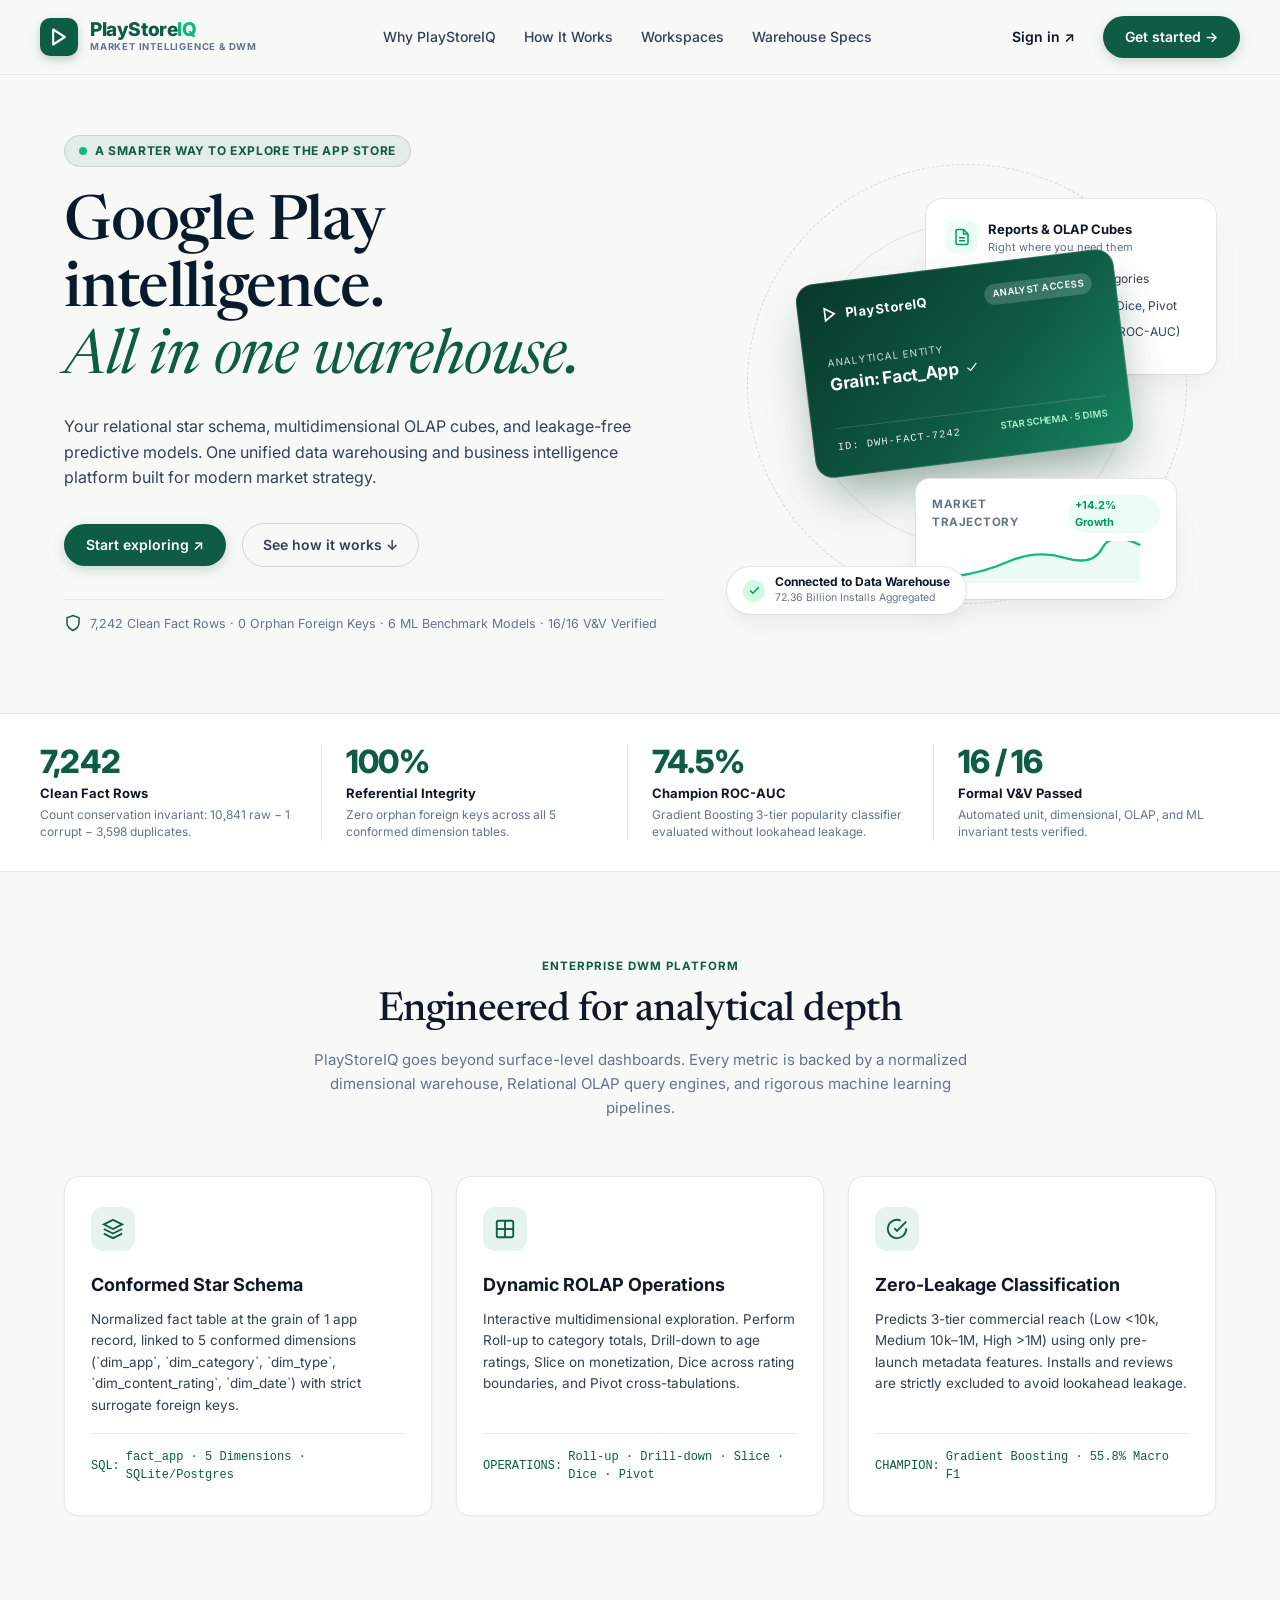
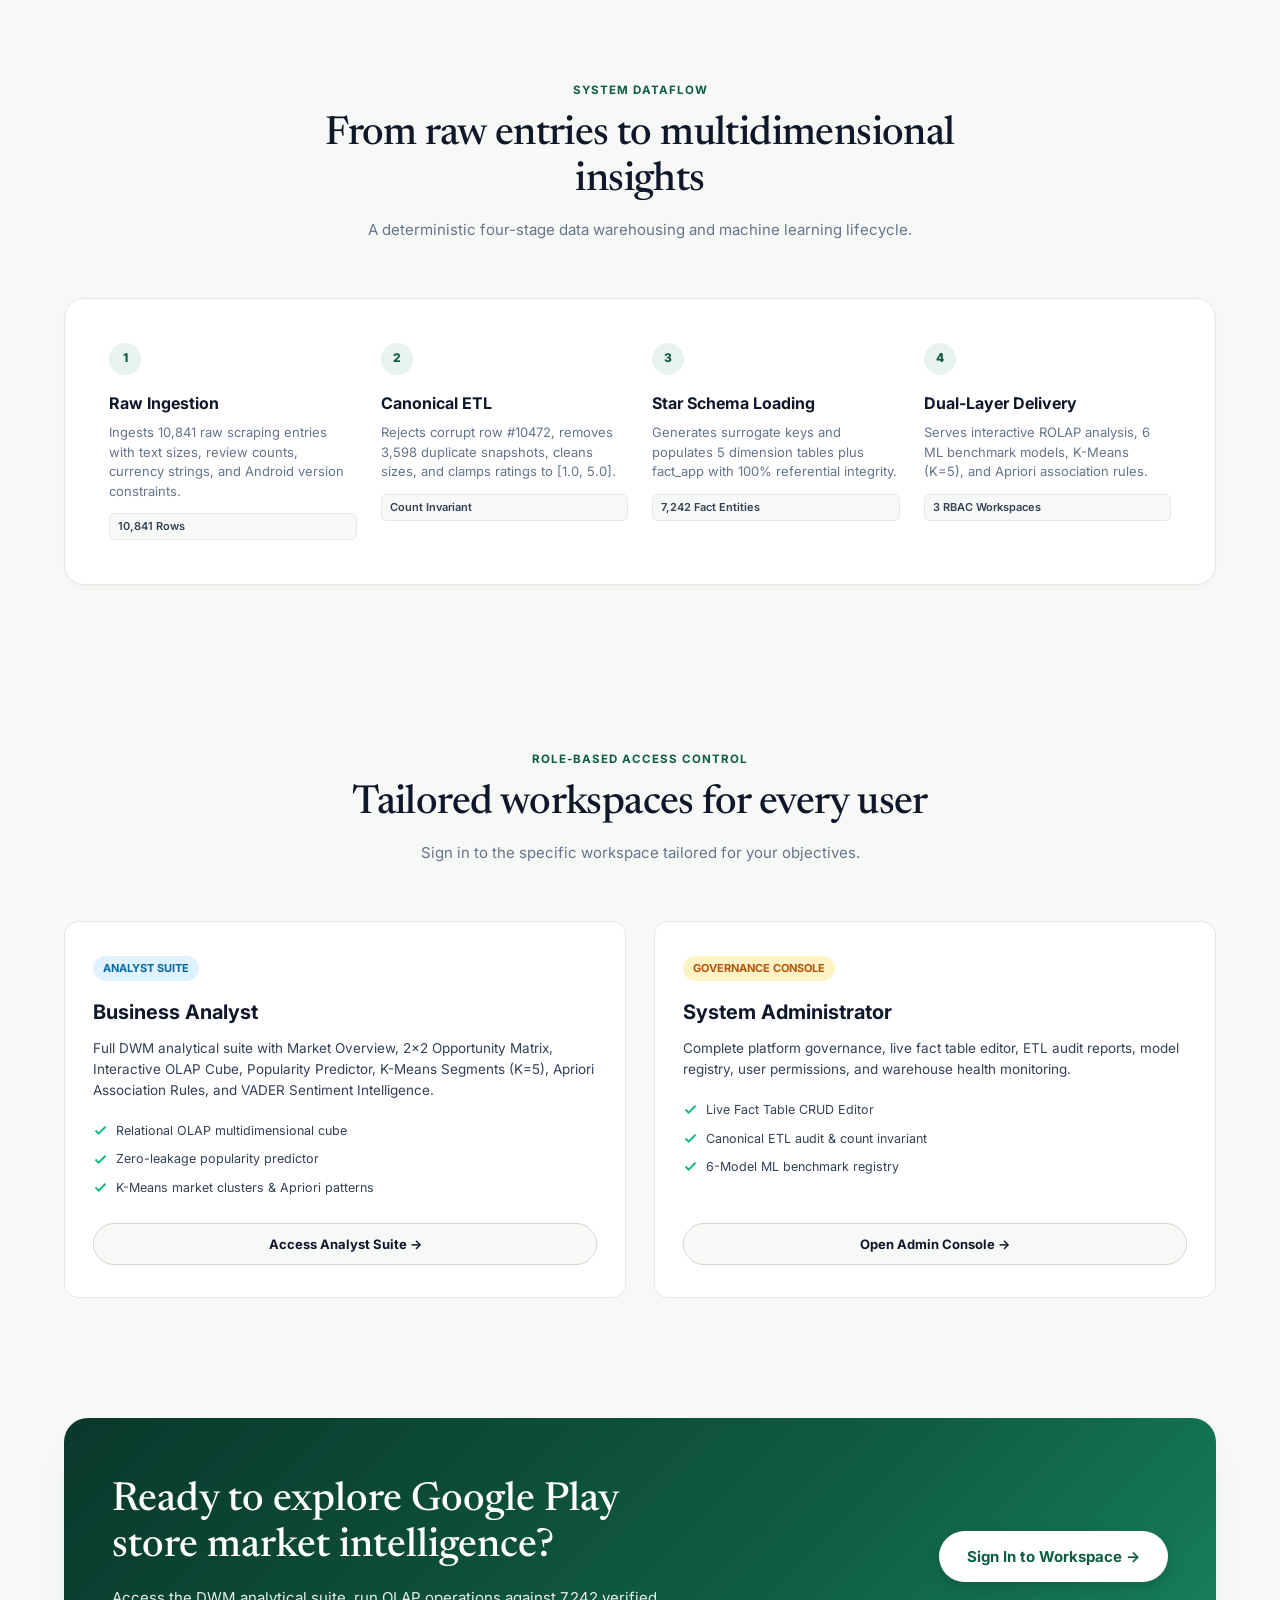
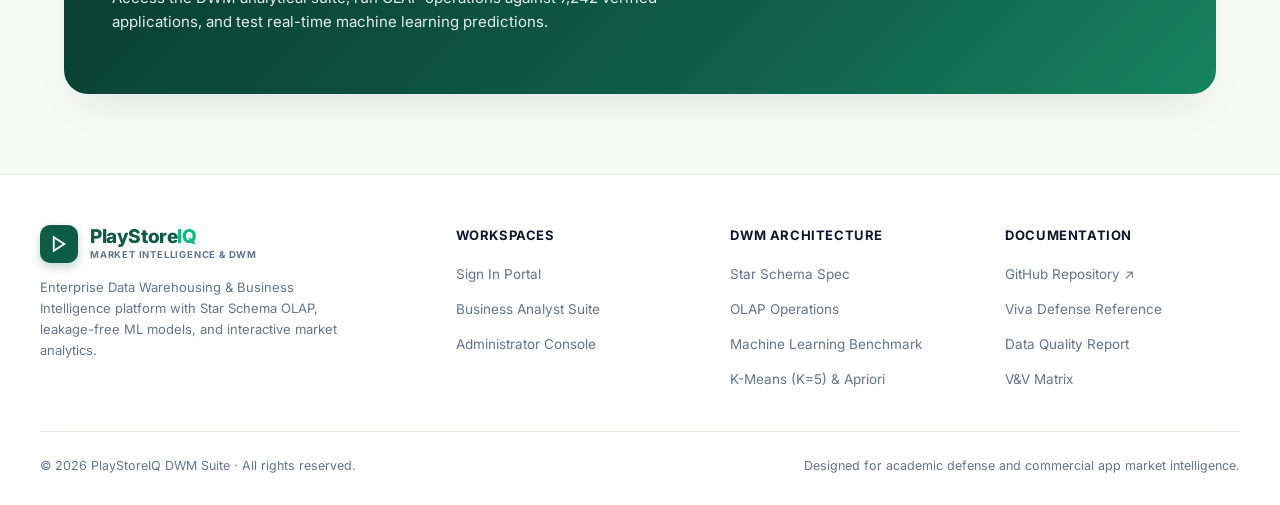
<file: frontend/index.html>
<!DOCTYPE html>
<html lang="en" data-theme="light">
<head>
  <meta charset="UTF-8" />
  <meta name="viewport" content="width=device-width, initial-scale=1.0" />
  <title>PlayStoreIQ — Google Play Store Market Intelligence &amp; DWM Suite</title>
  <meta name="description" content="Enterprise Data Warehousing & Data Mining platform for Google Play Store. Star schema ROLAP cubes, zero-leakage ML popularity classification, and real-time market analytics." />
  <link rel="preconnect" href="https://fonts.googleapis.com" />
  <link rel="preconnect" href="https://fonts.gstatic.com" crossorigin />
  <link href="https://fonts.googleapis.com/css2?family=Inter:wght@300;400;500;600;700;800&family=Newsreader:ital,opsz,wght@0,6..72,400;0,6..72,500;0,6..72,600;1,6..72,400;1,6..72,500&display=swap" rel="stylesheet" />
  <style>
    :root {
      --bg: #F7F9F6;
      --card-bg: #FFFFFF;
      --border: #E5E9E2;
      --border-dark: #D1D8CB;
      --text: #0F172A;
      --text-2: #334155;
      --text-muted: #64748B;
      --primary: #0D5C43;
      --primary-hover: #084331;
      --primary-light: #E6F3EE;
      --primary-accent: #10B981;
      --surface-elevated: #FFFFFF;
      --shadow-sm: 0 1px 3px rgba(0,0,0,0.04);
      --shadow-md: 0 4px 12px rgba(13, 92, 67, 0.06);
      --shadow-lg: 0 20px 40px -15px rgba(13, 92, 67, 0.12);
      --radius: 14px;
      --radius-sm: 8px;
      --radius-pill: 999px;
      --font: 'Inter', system-ui, -apple-system, sans-serif;
      --font-serif: 'Newsreader', Georgia, serif;
    }

    * {
      box-sizing: border-box;
      margin: 0;
      padding: 0;
    }

    body {
      background-color: var(--bg);
      color: var(--text);
      font-family: var(--font);
      line-height: 1.55;
      -webkit-font-smoothing: antialiased;
      overflow-x: hidden;
    }

    /* ─── NAVBAR ─── */
    .navbar {
      position: sticky;
      top: 0;
      z-index: 100;
      background: rgba(247, 249, 246, 0.88);
      backdrop-filter: blur(12px);
      border-bottom: 1px solid var(--border);
      padding: 16px 24px;
    }

    .nav-container {
      max-width: 1200px;
      margin: 0 auto;
      display: flex;
      align-items: center;
      justify-content: space-between;
      gap: 20px;
    }

    .brand-wrap {
      display: flex;
      align-items: center;
      gap: 12px;
      text-decoration: none;
      color: inherit;
    }

    .brand-icon-box {
      width: 38px;
      height: 38px;
      background: var(--primary);
      border-radius: 10px;
      display: flex;
      align-items: center;
      justify-content: center;
      color: #FFFFFF;
      box-shadow: 0 4px 10px rgba(13, 92, 67, 0.25);
    }

    .brand-text-col {
      display: flex;
      flex-direction: column;
    }

    .brand-title {
      font-size: 19px;
      font-weight: 800;
      color: var(--primary);
      letter-spacing: -0.4px;
      line-height: 1.15;
    }

    .brand-title span {
      color: #10B981;
    }

    .brand-subtitle {
      font-size: 9.5px;
      font-weight: 700;
      color: var(--text-muted);
      text-transform: uppercase;
      letter-spacing: 0.8px;
    }

    .nav-links {
      display: flex;
      align-items: center;
      gap: 28px;
    }

    .nav-link {
      text-decoration: none;
      color: var(--text-2);
      font-size: 14px;
      font-weight: 500;
      transition: color 0.15s ease;
    }

    .nav-link:hover {
      color: var(--primary);
    }

    .nav-actions {
      display: flex;
      align-items: center;
      gap: 14px;
    }

    .btn-link {
      text-decoration: none;
      color: var(--text);
      font-size: 14px;
      font-weight: 600;
      padding: 8px 14px;
      display: inline-flex;
      align-items: center;
      gap: 5px;
      transition: color 0.15s ease;
    }

    .btn-link:hover {
      color: var(--primary);
    }

    .btn-pill-primary {
      background: var(--primary);
      color: #FFFFFF;
      text-decoration: none;
      font-size: 14px;
      font-weight: 600;
      padding: 10px 22px;
      border-radius: var(--radius-pill);
      display: inline-flex;
      align-items: center;
      gap: 6px;
      box-shadow: 0 4px 12px rgba(13, 92, 67, 0.2);
      transition: all 0.2s ease;
    }

    .btn-pill-primary:hover {
      background: var(--primary-hover);
      transform: translateY(-1px);
      box-shadow: 0 6px 16px rgba(13, 92, 67, 0.3);
    }

    .btn-pill-outline {
      background: transparent;
      color: var(--text-2);
      border: 1px solid var(--border-dark);
      text-decoration: none;
      font-size: 14px;
      font-weight: 600;
      padding: 10px 20px;
      border-radius: var(--radius-pill);
      display: inline-flex;
      align-items: center;
      gap: 6px;
      transition: all 0.2s ease;
    }

    .btn-pill-outline:hover {
      background: #FFFFFF;
      color: var(--primary);
      border-color: var(--primary);
    }

    /* ─── HERO SECTION ─── */
    .hero-section {
      position: relative;
      padding: 60px 24px 80px;
      max-width: 1200px;
      margin: 0 auto;
    }

    .hero-grid {
      display: grid;
      grid-template-columns: 1.15fr 0.95fr;
      align-items: center;
      gap: 50px;
    }

    .hero-left {
      max-width: 600px;
    }

    .hero-pill-badge {
      display: inline-flex;
      align-items: center;
      gap: 8px;
      background: rgba(13, 92, 67, 0.08);
      color: var(--primary);
      font-size: 12px;
      font-weight: 700;
      padding: 6px 14px;
      border-radius: var(--radius-pill);
      text-transform: uppercase;
      letter-spacing: 0.6px;
      margin-bottom: 24px;
      border: 1px solid rgba(13, 92, 67, 0.15);
    }

    .pulsing-dot {
      width: 8px;
      height: 8px;
      background: #10B981;
      border-radius: 50%;
      box-shadow: 0 0 0 0 rgba(16, 185, 129, 0.7);
      animation: pulseGreen 2s infinite;
    }

    @keyframes pulseGreen {
      0% { transform: scale(0.95); box-shadow: 0 0 0 0 rgba(16, 185, 129, 0.7); }
      70% { transform: scale(1); box-shadow: 0 0 0 6px rgba(16, 185, 129, 0); }
      100% { transform: scale(0.95); box-shadow: 0 0 0 0 rgba(16, 185, 129, 0); }
    }

    .hero-title {
      font-family: var(--font-serif);
      font-size: 62px;
      line-height: 1.08;
      color: #0B192C;
      font-weight: 500;
      letter-spacing: -1.2px;
      margin-bottom: 22px;
    }

    .hero-title em {
      font-style: italic;
      font-weight: 400;
      color: var(--primary);
      display: block;
    }

    .hero-desc {
      font-size: 16px;
      line-height: 1.6;
      color: var(--text-2);
      margin-bottom: 32px;
    }

    .hero-cta-row {
      display: flex;
      align-items: center;
      gap: 16px;
      margin-bottom: 32px;
    }

    .hero-trust {
      display: flex;
      align-items: center;
      gap: 8px;
      font-size: 12.5px;
      color: var(--text-muted);
      padding-top: 14px;
      border-top: 1px solid var(--border);
    }

    .hero-trust svg {
      color: var(--primary);
      flex-shrink: 0;
    }

    /* ─── 3D FLOATING PREVIEW CONTAINER (SCREENSHOT 2 STYLE) ─── */
    .hero-preview-container {
      position: relative;
      display: flex;
      align-items: center;
      justify-content: center;
      min-height: 480px;
      perspective: 1200px;
    }

    .ambient-circles {
      position: absolute;
      width: 440px;
      height: 440px;
      border-radius: 50%;
      border: 1px dashed rgba(13, 92, 67, 0.18);
      pointer-events: none;
      top: 50%;
      left: 50%;
      transform: translate(-50%, -50%);
    }

    .ambient-circles::after {
      content: '';
      position: absolute;
      width: 320px;
      height: 320px;
      border-radius: 50%;
      border: 1px solid rgba(13, 92, 67, 0.12);
      top: 50%;
      left: 50%;
      transform: translate(-50%, -50%);
    }

    /* 3D Tilted Credit-card Pass */
    .floating-pass {
      position: relative;
      width: 320px;
      height: 195px;
      background: linear-gradient(135deg, #09382B 0%, #0F5C44 60%, #17835F 100%);
      border-radius: 18px;
      padding: 22px 24px;
      color: #FFFFFF;
      box-shadow: 0 25px 50px -12px rgba(9, 56, 43, 0.45), 0 0 0 1px rgba(255, 255, 255, 0.15) inset;
      transform: rotate(-7deg) translateY(-20px);
      transition: transform 0.4s ease;
      z-index: 3;
      display: flex;
      flex-direction: column;
      justify-content: space-between;
    }

    .floating-pass:hover {
      transform: rotate(-3deg) translateY(-28px);
    }

    .pass-top {
      display: flex;
      align-items: center;
      justify-content: space-between;
    }

    .pass-brand {
      display: flex;
      align-items: center;
      gap: 8px;
      font-size: 13px;
      font-weight: 700;
      letter-spacing: 0.5px;
    }

    .pass-chip {
      font-size: 9.5px;
      background: rgba(255, 255, 255, 0.18);
      padding: 3px 8px;
      border-radius: 999px;
      font-weight: 600;
      letter-spacing: 0.5px;
      text-transform: uppercase;
    }

    .pass-middle {
      margin: 8px 0;
    }

    .pass-user-label {
      font-size: 10px;
      opacity: 0.8;
      text-transform: uppercase;
      letter-spacing: 0.8px;
    }

    .pass-user-name {
      font-size: 17px;
      font-weight: 700;
      letter-spacing: -0.2px;
      display: flex;
      align-items: center;
      gap: 6px;
    }

    .pass-bottom {
      display: flex;
      align-items: center;
      justify-content: space-between;
      border-top: 1px solid rgba(255, 255, 255, 0.15);
      padding-top: 10px;
    }

    .pass-id {
      font-size: 10.5px;
      font-family: monospace;
      letter-spacing: 1px;
      opacity: 0.9;
    }

    .pass-grain {
      font-size: 9.5px;
      font-weight: 600;
      color: #A7F3D0;
    }

    /* Floating Reports Preview Card */
    .floating-report-card {
      position: absolute;
      top: 55px;
      right: 0;
      width: 290px;
      background: #FFFFFF;
      border-radius: 16px;
      padding: 20px;
      box-shadow: 0 15px 35px -10px rgba(0, 0, 0, 0.08), 0 0 0 1px var(--border);
      z-index: 2;
    }

    .report-card-header {
      display: flex;
      align-items: center;
      gap: 10px;
      margin-bottom: 14px;
    }

    .report-icon-box {
      width: 32px;
      height: 32px;
      border-radius: 8px;
      background: #ECFDF5;
      color: #059669;
      display: flex;
      align-items: center;
      justify-content: center;
    }

    .report-card-title {
      font-size: 13px;
      font-weight: 700;
      color: var(--text);
    }

    .report-card-sub {
      font-size: 11px;
      color: var(--text-muted);
    }

    .report-card-checklist {
      display: flex;
      flex-direction: column;
      gap: 8px;
      font-size: 12px;
      color: var(--text-2);
      margin-bottom: 12px;
    }

    .report-check-item {
      display: flex;
      align-items: center;
      gap: 8px;
    }

    .report-check-item svg {
      color: #10B981;
      flex-shrink: 0;
    }

    /* Floating Trend Card with Sparkline */
    .floating-trend-card {
      position: absolute;
      bottom: 25px;
      right: 40px;
      width: 260px;
      background: #FFFFFF;
      border-radius: 14px;
      padding: 16px;
      box-shadow: 0 15px 35px -10px rgba(0, 0, 0, 0.09), 0 0 0 1px var(--border);
      z-index: 4;
    }

    .trend-header {
      display: flex;
      align-items: center;
      justify-content: space-between;
      margin-bottom: 8px;
    }

    .trend-title {
      font-size: 11.5px;
      font-weight: 700;
      color: var(--text-muted);
      text-transform: uppercase;
      letter-spacing: 0.5px;
    }

    .trend-badge {
      font-size: 11px;
      font-weight: 700;
      color: #059669;
      background: #ECFDF5;
      padding: 2px 7px;
      border-radius: 999px;
    }

    .trend-sparkline {
      width: 100%;
      height: 42px;
      display: block;
    }

    /* Floating Status Pill */
    .floating-status-pill {
      position: absolute;
      bottom: 10px;
      left: 10px;
      background: #FFFFFF;
      border-radius: 999px;
      padding: 8px 16px;
      box-shadow: 0 10px 25px -5px rgba(0, 0, 0, 0.08), 0 0 0 1px var(--border);
      display: flex;
      align-items: center;
      gap: 10px;
      z-index: 5;
    }

    .status-check-circle {
      width: 22px;
      height: 22px;
      background: #D1FAE5;
      color: #059669;
      border-radius: 50%;
      display: flex;
      align-items: center;
      justify-content: center;
    }

    .status-pill-text {
      display: flex;
      flex-direction: column;
    }

    .status-pill-title {
      font-size: 12px;
      font-weight: 700;
      color: var(--text);
      line-height: 1.2;
    }

    .status-pill-sub {
      font-size: 10.5px;
      color: var(--text-muted);
    }

    /* ─── METRICS RIBBON ─── */
    .metrics-ribbon {
      background: #FFFFFF;
      border-top: 1px solid var(--border);
      border-bottom: 1px solid var(--border);
      padding: 30px 24px;
    }

    .metrics-container {
      max-width: 1200px;
      margin: 0 auto;
      display: grid;
      grid-template-columns: repeat(4, 1fr);
      gap: 24px;
    }

    .metric-col {
      display: flex;
      flex-direction: column;
      border-right: 1px solid var(--border);
      padding-right: 20px;
    }

    .metric-col:last-child {
      border-right: none;
    }

    .metric-val {
      font-size: 32px;
      font-weight: 800;
      color: var(--primary);
      letter-spacing: -0.8px;
      line-height: 1.1;
      margin-bottom: 4px;
    }

    .metric-name {
      font-size: 13px;
      font-weight: 700;
      color: var(--text);
      margin-bottom: 4px;
    }

    .metric-desc {
      font-size: 12px;
      color: var(--text-muted);
      line-height: 1.4;
    }

    /* ─── WHY SECTION (PILLARS) ─── */
    .section-wrap {
      padding: 80px 24px;
      max-width: 1200px;
      margin: 0 auto;
    }

    .section-header {
      text-align: center;
      max-width: 680px;
      margin: 0 auto 56px;
    }

    .section-tag {
      display: inline-block;
      font-size: 11.5px;
      font-weight: 700;
      text-transform: uppercase;
      letter-spacing: 1px;
      color: var(--primary);
      margin-bottom: 12px;
    }

    .section-title {
      font-family: var(--font-serif);
      font-size: 40px;
      line-height: 1.15;
      font-weight: 500;
      color: var(--text);
      letter-spacing: -0.6px;
      margin-bottom: 14px;
    }

    .section-desc {
      font-size: 15px;
      color: var(--text-muted);
      line-height: 1.6;
    }

    .pillars-grid {
      display: grid;
      grid-template-columns: repeat(3, 1fr);
      gap: 24px;
    }

    .pillar-card {
      background: #FFFFFF;
      border: 1px solid var(--border);
      border-radius: var(--radius);
      padding: 30px 26px;
      box-shadow: var(--shadow-sm);
      transition: all 0.2s ease;
      display: flex;
      flex-direction: column;
    }

    .pillar-card:hover {
      transform: translateY(-3px);
      box-shadow: var(--shadow-md);
      border-color: var(--border-dark);
    }

    .pillar-icon-box {
      width: 44px;
      height: 44px;
      border-radius: 12px;
      background: var(--primary-light);
      color: var(--primary);
      display: flex;
      align-items: center;
      justify-content: center;
      margin-bottom: 20px;
    }

    .pillar-card-title {
      font-size: 18px;
      font-weight: 700;
      color: var(--text);
      margin-bottom: 10px;
    }

    .pillar-card-text {
      font-size: 13.5px;
      color: var(--text-2);
      line-height: 1.6;
      margin-bottom: 16px;
      flex-grow: 1;
    }

    .pillar-specs {
      border-top: 1px solid var(--border);
      padding-top: 14px;
      font-size: 12px;
      font-family: monospace;
      color: var(--primary);
      display: flex;
      align-items: center;
      gap: 6px;
    }

    /* ─── HOW IT WORKS SECTION ─── */
    .pipeline-container {
      background: #FFFFFF;
      border: 1px solid var(--border);
      border-radius: 20px;
      padding: 44px;
      box-shadow: var(--shadow-sm);
    }

    .pipeline-grid {
      display: grid;
      grid-template-columns: repeat(4, 1fr);
      gap: 24px;
      position: relative;
    }

    .pipeline-step {
      display: flex;
      flex-direction: column;
      position: relative;
    }

    .step-number {
      font-size: 12px;
      font-weight: 800;
      color: var(--primary);
      background: var(--primary-light);
      width: 32px;
      height: 32px;
      border-radius: 50%;
      display: flex;
      align-items: center;
      justify-content: center;
      margin-bottom: 16px;
    }

    .step-title {
      font-size: 16px;
      font-weight: 700;
      color: var(--text);
      margin-bottom: 8px;
    }

    .step-desc {
      font-size: 13px;
      color: var(--text-muted);
      line-height: 1.5;
    }

    .step-badge {
      margin-top: 12px;
      display: inline-block;
      font-size: 11px;
      font-weight: 600;
      background: var(--bg);
      border: 1px solid var(--border);
      padding: 4px 8px;
      border-radius: 6px;
      color: var(--text-2);
    }

    /* ─── ROLES & PORTALS SHOWCASE ─── */
    .roles-grid {
      display: grid;
      grid-template-columns: repeat(2, 1fr);
      gap: 28px;
    }

    .role-card {
      background: #FFFFFF;
      border: 1px solid var(--border);
      border-radius: var(--radius);
      padding: 32px 28px;
      display: flex;
      flex-direction: column;
      justify-content: space-between;
      transition: all 0.2s ease;
    }

    .role-card:hover {
      box-shadow: var(--shadow-md);
      transform: translateY(-2px);
    }

    .role-badge {
      display: inline-flex;
      align-items: center;
      gap: 6px;
      font-size: 11px;
      font-weight: 700;
      text-transform: uppercase;
      padding: 4px 10px;
      border-radius: 999px;
      margin-bottom: 16px;
      width: fit-content;
    }

    .role-badge.analyst { background: #E0F2FE; color: #0369A1; }
    .role-badge.user { background: #ECFDF5; color: #047857; }
    .role-badge.admin { background: #FEF3C7; color: #B45309; }

    .role-title {
      font-size: 20px;
      font-weight: 700;
      color: var(--text);
      margin-bottom: 10px;
    }

    .role-desc {
      font-size: 13.5px;
      color: var(--text-2);
      line-height: 1.55;
      margin-bottom: 20px;
    }

    .role-feats {
      list-style: none;
      display: flex;
      flex-direction: column;
      gap: 9px;
      font-size: 12.5px;
      color: var(--text-2);
      margin-bottom: 26px;
    }

    .role-feats li {
      display: flex;
      align-items: center;
      gap: 8px;
    }

    .role-feats li svg {
      color: #10B981;
      flex-shrink: 0;
    }

    .btn-role-action {
      background: var(--bg);
      border: 1px solid var(--border-dark);
      color: var(--text);
      text-decoration: none;
      font-size: 13px;
      font-weight: 700;
      padding: 10px 16px;
      border-radius: var(--radius-pill);
      text-align: center;
      transition: all 0.15s ease;
      display: flex;
      align-items: center;
      justify-content: center;
      gap: 6px;
    }

    .btn-role-action:hover {
      background: var(--primary);
      color: #FFFFFF;
      border-color: var(--primary);
    }

    /* ─── CTA BANNER ─── */
    .cta-banner-section {
      padding: 40px 24px 80px;
      max-width: 1200px;
      margin: 0 auto;
    }

    .cta-box {
      background: linear-gradient(135deg, #09382B 0%, #0F5C44 60%, #17835F 100%);
      border-radius: 24px;
      padding: 60px 48px;
      color: #FFFFFF;
      display: flex;
      align-items: center;
      justify-content: space-between;
      gap: 40px;
      box-shadow: var(--shadow-lg);
    }

    .cta-left {
      max-width: 580px;
    }

    .cta-title {
      font-family: var(--font-serif);
      font-size: 40px;
      line-height: 1.15;
      font-weight: 500;
      margin-bottom: 16px;
    }

    .cta-text {
      font-size: 15px;
      opacity: 0.9;
      line-height: 1.6;
    }

    .cta-btn-wrap {
      display: flex;
      flex-direction: column;
      gap: 12px;
      flex-shrink: 0;
    }

    .btn-cta-main {
      background: #FFFFFF;
      color: var(--primary);
      font-size: 15px;
      font-weight: 700;
      padding: 14px 28px;
      border-radius: var(--radius-pill);
      text-decoration: none;
      display: inline-flex;
      align-items: center;
      justify-content: center;
      gap: 8px;
      box-shadow: 0 4px 14px rgba(0,0,0,0.15);
      transition: all 0.2s ease;
    }

    .btn-cta-main:hover {
      background: #F0FDF4;
      transform: translateY(-2px);
    }

    /* ─── FOOTER ─── */
    .site-footer {
      background: #FFFFFF;
      border-top: 1px solid var(--border);
      padding: 50px 24px 30px;
    }

    .footer-container {
      max-width: 1200px;
      margin: 0 auto;
      display: grid;
      grid-template-columns: 1.6fr 1fr 1fr 1fr;
      gap: 40px;
      margin-bottom: 40px;
    }

    .footer-col-title {
      font-size: 13px;
      font-weight: 700;
      color: var(--text);
      text-transform: uppercase;
      letter-spacing: 0.6px;
      margin-bottom: 16px;
    }

    .footer-links {
      list-style: none;
      display: flex;
      flex-direction: column;
      gap: 10px;
    }

    .footer-links a {
      text-decoration: none;
      font-size: 13.5px;
      color: var(--text-muted);
      transition: color 0.15s ease;
    }

    .footer-links a:hover {
      color: var(--primary);
    }

    .footer-bottom {
      max-width: 1200px;
      margin: 0 auto;
      padding-top: 24px;
      border-top: 1px solid var(--border);
      display: flex;
      align-items: center;
      justify-content: space-between;
      font-size: 12.5px;
      color: var(--text-muted);
    }

    /* ─── RESPONSIVE ─── */
    @media (max-width: 992px) {
      .hero-grid {
        grid-template-columns: 1fr;
      }
      .hero-preview-container {
        margin-top: 20px;
      }
      .metrics-container {
        grid-template-columns: repeat(2, 1fr);
      }
      .pillars-grid, .pipeline-grid, .roles-grid {
        grid-template-columns: 1fr;
      }
      .cta-box {
        flex-direction: column;
        align-items: flex-start;
      }
      .footer-container {
        grid-template-columns: 1fr 1fr;
      }
    }

    @media (max-width: 640px) {
      .nav-links {
        display: none;
      }
      .hero-title {
        font-size: 42px;
      }
      .metrics-container {
        grid-template-columns: 1fr;
      }
      .floating-pass {
        width: 100%;
        transform: none;
      }
      .floating-report-card, .floating-trend-card, .floating-status-pill {
        display: none;
      }
      .footer-container {
        grid-template-columns: 1fr;
      }
    }
  </style>
</head>
<body>

  <!-- ══════════════════════════════════════════════
       TOPBAR NAVIGATION
  ══════════════════════════════════════════════ -->
  <nav class="navbar" role="navigation" aria-label="Main navigation">
    <div class="nav-container">
      <a href="/" class="brand-wrap" title="PlayStoreIQ Home">
        <div class="brand-icon-box">
          <svg width="20" height="20" viewBox="0 0 24 24" fill="none" stroke="currentColor" stroke-width="2.5" stroke-linecap="round" stroke-linejoin="round">
            <polygon points="5 3 19 12 5 21 5 3"/>
          </svg>
        </div>
        <div class="brand-text-col">
          <div class="brand-title">PlayStore<span>IQ</span></div>
          <div class="brand-subtitle">MARKET INTELLIGENCE &amp; DWM</div>
        </div>
      </a>

      <div class="nav-links">
        <a href="#why-section" class="nav-link">Why PlayStoreIQ</a>
        <a href="#how-section" class="nav-link">How It Works</a>
        <a href="#portals-section" class="nav-link">Workspaces</a>
        <a href="#metrics-section" class="nav-link">Warehouse Specs</a>
      </div>

      <div class="nav-actions">
        <a href="/login.html" class="btn-link">Sign in ↗</a>
        <a href="/login.html" class="btn-pill-primary">Get started &rarr;</a>
      </div>
    </div>
  </nav>

  <!-- ══════════════════════════════════════════════
       HERO SECTION (INSPIRED BY SCREENSHOT 2)
  ══════════════════════════════════════════════ -->
  <header class="hero-section">
    <div class="hero-grid">
      <!-- Left Content -->
      <div class="hero-left">
        <div class="hero-pill-badge">
          <span class="pulsing-dot"></span>
          A Smarter Way to Explore the App Store
        </div>

        <h1 class="hero-title">
          Google Play intelligence.
          <em>All in one warehouse.</em>
        </h1>

        <p class="hero-desc">
          Your relational star schema, multidimensional OLAP cubes, and leakage-free predictive models. One unified data warehousing and business intelligence platform built for modern market strategy.
        </p>

        <div class="hero-cta-row">
          <a href="/login.html" class="btn-pill-primary">
            Start exploring ↗
          </a>
          <a href="#how-section" class="btn-pill-outline">
            See how it works &darr;
          </a>
        </div>

        <div class="hero-trust">
          <svg width="18" height="18" viewBox="0 0 24 24" fill="none" stroke="currentColor" stroke-width="2">
            <path d="M12 22s8-4 8-10V5l-8-3-8 3v7c0 6 8 10 8 10z"/>
          </svg>
          <span>7,242 Clean Fact Rows &middot; 0 Orphan Foreign Keys &middot; 6 ML Benchmark Models &middot; 16/16 V&amp;V Verified</span>
        </div>
      </div>

      <!-- Right 3D Visual Preview (Card + Sparkline + Checklists) -->
      <div class="hero-preview-container">
        <div class="ambient-circles"></div>

        <!-- Layered Floating Reports Card -->
        <div class="floating-report-card">
          <div class="report-card-header">
            <div class="report-icon-box">
              <svg width="18" height="18" viewBox="0 0 24 24" fill="none" stroke="currentColor" stroke-width="2">
                <path d="M14 2H6a2 2 0 0 0-2 2v16a2 2 0 0 0 2 2h12a2 2 0 0 0 2-2V8z"/><polyline points="14 2 14 8 20 8"/><line x1="16" y1="13" x2="8" y2="13"/><line x1="16" y1="17" x2="8" y2="17"/>
              </svg>
            </div>
            <div>
              <div class="report-card-title">Reports &amp; OLAP Cubes</div>
              <div class="report-card-sub">Right where you need them</div>
            </div>
          </div>
          <div class="report-card-checklist">
            <div class="report-check-item">
              <svg width="15" height="15" viewBox="0 0 24 24" fill="none" stroke="currentColor" stroke-width="3"><polyline points="20 6 9 17 4 12"/></svg>
              <span>33 Conformed Store Categories</span>
            </div>
            <div class="report-check-item">
              <svg width="15" height="15" viewBox="0 0 24 24" fill="none" stroke="currentColor" stroke-width="3"><polyline points="20 6 9 17 4 12"/></svg>
              <span>Roll-up, Drill-down, Slice, Dice, Pivot</span>
            </div>
            <div class="report-check-item">
              <svg width="15" height="15" viewBox="0 0 24 24" fill="none" stroke="currentColor" stroke-width="3"><polyline points="20 6 9 17 4 12"/></svg>
              <span>Zero-Leakage ML (74.5% ROC-AUC)</span>
            </div>
          </div>
        </div>

        <!-- 3D Tilted Green Analyst Pass (Center) -->
        <div class="floating-pass" title="PlayStoreIQ Analyst Keycard">
          <div class="pass-top">
            <div class="pass-brand">
              <svg width="16" height="16" viewBox="0 0 24 24" fill="none" stroke="currentColor" stroke-width="2.5"><polygon points="5 3 19 12 5 21 5 3"/></svg>
              PlayStoreIQ
            </div>
            <span class="pass-chip">ANALYST ACCESS</span>
          </div>
          <div class="pass-middle">
            <div class="pass-user-label">Analytical Entity</div>
            <div class="pass-user-name">
              <span>Grain: Fact_App</span>
              <svg width="14" height="14" viewBox="0 0 24 24" fill="none" stroke="currentColor" stroke-width="2"><polyline points="20 6 9 17 4 12"/></svg>
            </div>
          </div>
          <div class="pass-bottom">
            <span class="pass-id">ID: DWH-FACT-7242</span>
            <span class="pass-grain">STAR SCHEMA &middot; 5 DIMS</span>
          </div>
        </div>

        <!-- Floating Sparkline Card (Bottom Right) -->
        <div class="floating-trend-card">
          <div class="trend-header">
            <span class="trend-title">Market Trajectory</span>
            <span class="trend-badge">+14.2% Growth</span>
          </div>
          <svg class="trend-sparkline" viewBox="0 0 200 45" fill="none">
            <path d="M0 38 Q 30 35, 60 22 T 120 18 T 160 8 T 200 4" stroke="#10B981" stroke-width="2.5" stroke-linecap="round"/>
            <path d="M0 38 Q 30 35, 60 22 T 120 18 T 160 8 T 200 4 L 200 45 L 0 45 Z" fill="rgba(16, 185, 129, 0.08)"/>
          </svg>
        </div>

        <!-- Floating Status Pill (Bottom Left) -->
        <div class="floating-status-pill">
          <div class="status-check-circle">
            <svg width="13" height="13" viewBox="0 0 24 24" fill="none" stroke="currentColor" stroke-width="3"><polyline points="20 6 9 17 4 12"/></svg>
          </div>
          <div class="status-pill-text">
            <div class="status-pill-title">Connected to Data Warehouse</div>
            <div class="status-pill-sub">72.36 Billion Installs Aggregated</div>
          </div>
        </div>
      </div>
    </div>
  </header>

  <!-- ══════════════════════════════════════════════
       METRICS RIBBON
  ══════════════════════════════════════════════ -->
  <section class="metrics-ribbon" id="metrics-section">
    <div class="metrics-container">
      <div class="metric-col">
        <div class="metric-val">7,242</div>
        <div class="metric-name">Clean Fact Rows</div>
        <div class="metric-desc">Count conservation invariant: 10,841 raw &minus; 1 corrupt &minus; 3,598 duplicates.</div>
      </div>
      <div class="metric-col">
        <div class="metric-val">100%</div>
        <div class="metric-name">Referential Integrity</div>
        <div class="metric-desc">Zero orphan foreign keys across all 5 conformed dimension tables.</div>
      </div>
      <div class="metric-col">
        <div class="metric-val">74.5%</div>
        <div class="metric-name">Champion ROC-AUC</div>
        <div class="metric-desc">Gradient Boosting 3-tier popularity classifier evaluated without lookahead leakage.</div>
      </div>
      <div class="metric-col">
        <div class="metric-val">16 / 16</div>
        <div class="metric-name">Formal V&amp;V Passed</div>
        <div class="metric-desc">Automated unit, dimensional, OLAP, and ML invariant tests verified.</div>
      </div>
    </div>
  </section>

  <!-- ══════════════════════════════════════════════
       WHY PLAYSTOREIQ (PILLARS)
  ══════════════════════════════════════════════ -->
  <section class="section-wrap" id="why-section">
    <div class="section-header">
      <span class="section-tag">Enterprise DWM Platform</span>
      <h2 class="section-title">Engineered for analytical depth</h2>
      <p class="section-desc">
        PlayStoreIQ goes beyond surface-level dashboards. Every metric is backed by a normalized dimensional warehouse, Relational OLAP query engines, and rigorous machine learning pipelines.
      </p>
    </div>

    <div class="pillars-grid">
      <!-- 1. Star Schema -->
      <div class="pillar-card">
        <div class="pillar-icon-box">
          <svg width="22" height="22" viewBox="0 0 24 24" fill="none" stroke="currentColor" stroke-width="2">
            <polygon points="12 2 2 7 12 12 22 7 12 2"/><polyline points="2 17 12 22 22 17"/><polyline points="2 12 12 17 22 12"/>
          </svg>
        </div>
        <h3 class="pillar-card-title">Conformed Star Schema</h3>
        <p class="pillar-card-text">
          Normalized fact table at the grain of 1 app record, linked to 5 conformed dimensions (`dim_app`, `dim_category`, `dim_type`, `dim_content_rating`, `dim_date`) with strict surrogate foreign keys.
        </p>
        <div class="pillar-specs">
          <span>SQL:</span> fact_app &middot; 5 Dimensions &middot; SQLite/Postgres
        </div>
      </div>

      <!-- 2. ROLAP Cube -->
      <div class="pillar-card">
        <div class="pillar-icon-box">
          <svg width="22" height="22" viewBox="0 0 24 24" fill="none" stroke="currentColor" stroke-width="2">
            <rect x="3" y="3" width="18" height="18" rx="2"/><line x1="3" y1="12" x2="21" y2="12"/><line x1="12" y1="3" x2="12" y2="21"/>
          </svg>
        </div>
        <h3 class="pillar-card-title">Dynamic ROLAP Operations</h3>
        <p class="pillar-card-text">
          Interactive multidimensional exploration. Perform Roll-up to category totals, Drill-down to age ratings, Slice on monetization, Dice across rating boundaries, and Pivot cross-tabulations.
        </p>
        <div class="pillar-specs">
          <span>OPERATIONS:</span> Roll-up &middot; Drill-down &middot; Slice &middot; Dice &middot; Pivot
        </div>
      </div>

      <!-- 3. Zero-Leakage ML -->
      <div class="pillar-card">
        <div class="pillar-icon-box">
          <svg width="22" height="22" viewBox="0 0 24 24" fill="none" stroke="currentColor" stroke-width="2">
            <path d="M22 11.08V12a10 10 0 1 1-5.93-9.14"/><polyline points="22 4 12 14.01 9 11.01"/>
          </svg>
        </div>
        <h3 class="pillar-card-title">Zero-Leakage Classification</h3>
        <p class="pillar-card-text">
          Predicts 3-tier commercial reach (Low &lt;10k, Medium 10k&ndash;1M, High &gt;1M) using only pre-launch metadata features. Installs and reviews are strictly excluded to avoid lookahead leakage.
        </p>
        <div class="pillar-specs">
          <span>CHAMPION:</span> Gradient Boosting &middot; 55.8% Macro F1
        </div>
      </div>
    </div>
  </section>

  <!-- ══════════════════════════════════════════════
       HOW IT WORKS SECTION
  ══════════════════════════════════════════════ -->
  <section class="section-wrap" id="how-section">
    <div class="section-header">
      <span class="section-tag">System Dataflow</span>
      <h2 class="section-title">From raw entries to multidimensional insights</h2>
      <p class="section-desc">
        A deterministic four-stage data warehousing and machine learning lifecycle.
      </p>
    </div>

    <div class="pipeline-container">
      <div class="pipeline-grid">
        <div class="pipeline-step">
          <div class="step-number">1</div>
          <h4 class="step-title">Raw Ingestion</h4>
          <p class="step-desc">Ingests 10,841 raw scraping entries with text sizes, review counts, currency strings, and Android version constraints.</p>
          <span class="step-badge">10,841 Rows</span>
        </div>

        <div class="pipeline-step">
          <div class="step-number">2</div>
          <h4 class="step-title">Canonical ETL</h4>
          <p class="step-desc">Rejects corrupt row #10472, removes 3,598 duplicate snapshots, cleans sizes, and clamps ratings to [1.0, 5.0].</p>
          <span class="step-badge">Count Invariant</span>
        </div>

        <div class="pipeline-step">
          <div class="step-number">3</div>
          <h4 class="step-title">Star Schema Loading</h4>
          <p class="step-desc">Generates surrogate keys and populates 5 dimension tables plus fact_app with 100% referential integrity.</p>
          <span class="step-badge">7,242 Fact Entities</span>
        </div>

        <div class="pipeline-step">
          <div class="step-number">4</div>
          <h4 class="step-title">Dual-Layer Delivery</h4>
          <p class="step-desc">Serves interactive ROLAP analysis, 6 ML benchmark models, K-Means (K=5), and Apriori association rules.</p>
          <span class="step-badge">3 RBAC Workspaces</span>
        </div>
      </div>
    </div>
  </section>

  <!-- ══════════════════════════════════════════════
       PORTALS SHOWCASE (SCREENSHOT 2 STYLE)
  ══════════════════════════════════════════════ -->
  <section class="section-wrap" id="portals-section">
    <div class="section-header">
      <span class="section-tag">Role-Based Access Control</span>
      <h2 class="section-title">Tailored workspaces for every user</h2>
      <p class="section-desc">
        Sign in to the specific workspace tailored for your objectives.
      </p>
    </div>

    <div class="roles-grid">
      <!-- 1. Analyst Card -->
      <div class="role-card">
        <div>
          <span class="role-badge analyst">Analyst Suite</span>
          <h3 class="role-title">Business Analyst</h3>
          <p class="role-desc">
            Full DWM analytical suite with Market Overview, 2x2 Opportunity Matrix, Interactive OLAP Cube, Popularity Predictor, K-Means Segments (K=5), Apriori Association Rules, and VADER Sentiment Intelligence.
          </p>
          <ul class="role-feats">
            <li>
              <svg width="15" height="15" viewBox="0 0 24 24" fill="none" stroke="currentColor" stroke-width="3"><polyline points="20 6 9 17 4 12"/></svg>
              <span>Relational OLAP multidimensional cube</span>
            </li>
            <li>
              <svg width="15" height="15" viewBox="0 0 24 24" fill="none" stroke="currentColor" stroke-width="3"><polyline points="20 6 9 17 4 12"/></svg>
              <span>Zero-leakage popularity predictor</span>
            </li>
            <li>
              <svg width="15" height="15" viewBox="0 0 24 24" fill="none" stroke="currentColor" stroke-width="3"><polyline points="20 6 9 17 4 12"/></svg>
              <span>K-Means market clusters &amp; Apriori patterns</span>
            </li>
          </ul>
        </div>
        <a href="/login.html" class="btn-role-action">
          Access Analyst Suite &rarr;
        </a>
      </div>

      <!-- 2. Admin Card -->
      <div class="role-card">
        <div>
          <span class="role-badge admin">Governance Console</span>
          <h3 class="role-title">System Administrator</h3>
          <p class="role-desc">
            Complete platform governance, live fact table editor, ETL audit reports, model registry, user permissions, and warehouse health monitoring.
          </p>
          <ul class="role-feats">
            <li>
              <svg width="15" height="15" viewBox="0 0 24 24" fill="none" stroke="currentColor" stroke-width="3"><polyline points="20 6 9 17 4 12"/></svg>
              <span>Live Fact Table CRUD Editor</span>
            </li>
            <li>
              <svg width="15" height="15" viewBox="0 0 24 24" fill="none" stroke="currentColor" stroke-width="3"><polyline points="20 6 9 17 4 12"/></svg>
              <span>Canonical ETL audit &amp; count invariant</span>
            </li>
            <li>
              <svg width="15" height="15" viewBox="0 0 24 24" fill="none" stroke="currentColor" stroke-width="3"><polyline points="20 6 9 17 4 12"/></svg>
              <span>6-Model ML benchmark registry</span>
            </li>
          </ul>
        </div>
        <a href="/login.html" class="btn-role-action">
          Open Admin Console &rarr;
        </a>
      </div>
    </div>
  </section>

  <!-- ══════════════════════════════════════════════
       CTA SECTION
  ══════════════════════════════════════════════ -->
  <section class="cta-banner-section">
    <div class="cta-box">
      <div class="cta-left">
        <h2 class="cta-title">Ready to explore Google Play store market intelligence?</h2>
        <p class="cta-text">
          Access the DWM analytical suite, run OLAP operations against 7,242 verified applications, and test real-time machine learning predictions.
        </p>
      </div>
      <div class="cta-btn-wrap">
        <a href="/login.html" class="btn-cta-main">
          Sign In to Workspace &rarr;
        </a>
      </div>
    </div>
  </section>

  <!-- ══════════════════════════════════════════════
       FOOTER
  ══════════════════════════════════════════════ -->
  <footer class="site-footer">
    <div class="footer-container">
      <div>
        <div class="brand-wrap" style="margin-bottom:14px;">
          <div class="brand-icon-box">
            <svg width="18" height="18" viewBox="0 0 24 24" fill="none" stroke="currentColor" stroke-width="2.5"><polygon points="5 3 19 12 5 21 5 3"/></svg>
          </div>
          <div class="brand-text-col">
            <div class="brand-title">PlayStore<span>IQ</span></div>
            <div class="brand-subtitle">MARKET INTELLIGENCE &amp; DWM</div>
          </div>
        </div>
        <p style="font-size:13px;color:var(--text-muted);line-height:1.6;max-width:320px;">
          Enterprise Data Warehousing &amp; Business Intelligence platform with Star Schema OLAP, leakage-free ML models, and interactive market analytics.
        </p>
      </div>

      <div>
        <div class="footer-col-title">Workspaces</div>
        <ul class="footer-links">
          <li><a href="/login.html">Sign In Portal</a></li>
          <li><a href="/analyst.html">Business Analyst Suite</a></li>
          <li><a href="/admin.html">Administrator Console</a></li>
        </ul>
      </div>

      <div>
        <div class="footer-col-title">DWM Architecture</div>
        <ul class="footer-links">
          <li><a href="#why-section">Star Schema Spec</a></li>
          <li><a href="#how-section">OLAP Operations</a></li>
          <li><a href="#metrics-section">Machine Learning Benchmark</a></li>
          <li><a href="#why-section">K-Means (K=5) &amp; Apriori</a></li>
        </ul>
      </div>

      <div>
        <div class="footer-col-title">Documentation</div>
        <ul class="footer-links">
          <li><a href="https://github.com/ShivanshuRai07/playstoreIQ" target="_blank" rel="noreferrer">GitHub Repository ↗</a></li>
          <li><a href="/login.html">Viva Defense Reference</a></li>
          <li><a href="/login.html">Data Quality Report</a></li>
          <li><a href="/login.html">V&amp;V Matrix</a></li>
        </ul>
      </div>
    </div>

    <div class="footer-bottom">
      <div>&copy; 2026 PlayStoreIQ DWM Suite &middot; All rights reserved.</div>
      <div>Designed for academic defense and commercial app market intelligence.</div>
    </div>
  </footer>

</body>
</html>
</file>
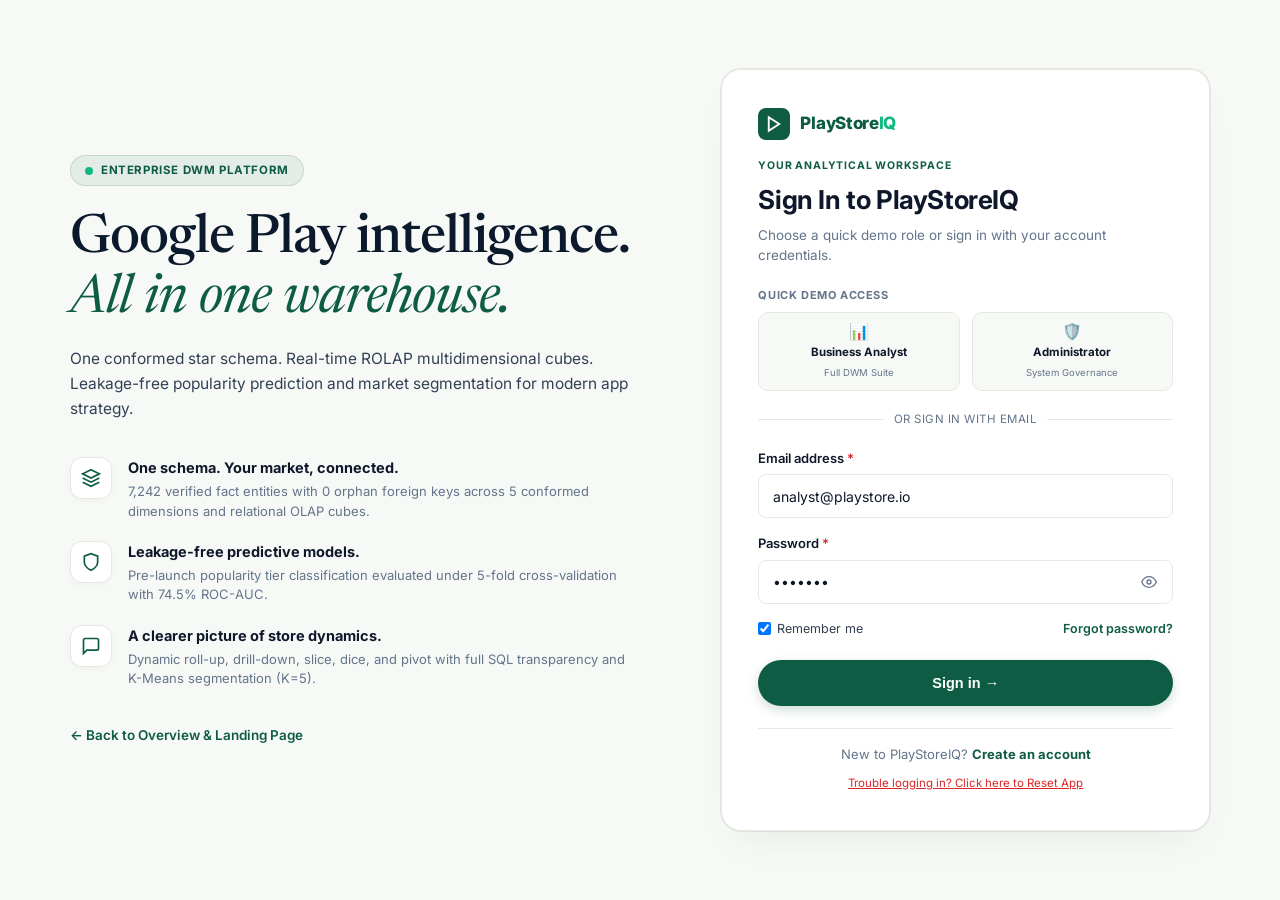
<file: frontend/login.html>
<!DOCTYPE html>
<html lang="en" data-theme="light">
<head>
  <meta charset="UTF-8" />
  <meta name="viewport" content="width=device-width, initial-scale=1.0" />
  <title>PlayStoreIQ — Sign In to Workspace</title>
  <meta name="description" content="Sign in to PlayStoreIQ Data Warehousing, OLAP Cubes &amp; Machine Learning Analytics Suite." />
  <link rel="preconnect" href="https://fonts.googleapis.com" />
  <link rel="preconnect" href="https://fonts.gstatic.com" crossorigin />
  <link href="https://fonts.googleapis.com/css2?family=Inter:wght@300;400;500;600;700;800&family=Newsreader:ital,opsz,wght@0,6..72,400;0,6..72,500;0,6..72,600;1,6..72,400;1,6..72,500&display=swap" rel="stylesheet" />
  <style>
    :root {
      --bg: #F7F9F6;
      --card-bg: #FFFFFF;
      --border: #E5E9E2;
      --border-dark: #CBD5E1;
      --text: #0F172A;
      --text-2: #334155;
      --text-muted: #64748B;
      --primary: #0D5C43;
      --primary-hover: #084331;
      --primary-light: #E6F3EE;
      --primary-accent: #10B981;
      --shadow-card: 0 20px 40px -15px rgba(13, 92, 67, 0.08), 0 0 0 1px var(--border);
      --radius-card: 20px;
      --radius-sm: 8px;
      --radius-pill: 999px;
      --font: 'Inter', system-ui, -apple-system, sans-serif;
      --font-serif: 'Newsreader', Georgia, serif;
    }

    * {
      box-sizing: border-box;
      margin: 0;
      padding: 0;
    }

    body {
      background-color: var(--bg);
      color: var(--text);
      font-family: var(--font);
      min-height: 100vh;
      display: flex;
      flex-direction: column;
      justify-content: center;
      padding: 40px 24px;
      line-height: 1.5;
      -webkit-font-smoothing: antialiased;
    }

    /* ─── TWO-COLUMN SPLIT CONTAINER (SCREENSHOT 3 STYLE) ─── */
    .split-layout-wrap {
      max-width: 1140px;
      width: 100%;
      margin: 0 auto;
      display: grid;
      grid-template-columns: 1.15fr 0.95fr;
      align-items: center;
      gap: 60px;
    }

    /* ─── LEFT COLUMN: TOPIC & VALUE PROPOSITION ─── */
    .split-left {
      display: flex;
      flex-direction: column;
      padding-right: 20px;
    }

    .pill-badge {
      display: inline-flex;
      align-items: center;
      gap: 8px;
      background: rgba(13, 92, 67, 0.08);
      color: var(--primary);
      font-size: 11.5px;
      font-weight: 700;
      padding: 6px 14px;
      border-radius: var(--radius-pill);
      text-transform: uppercase;
      letter-spacing: 0.6px;
      margin-bottom: 24px;
      border: 1px solid rgba(13, 92, 67, 0.15);
      width: fit-content;
    }

    .pulsing-dot {
      width: 8px;
      height: 8px;
      background: #10B981;
      border-radius: 50%;
      animation: pulseGreen 2s infinite;
    }

    @keyframes pulseGreen {
      0% { transform: scale(0.95); box-shadow: 0 0 0 0 rgba(16, 185, 129, 0.7); }
      70% { transform: scale(1); box-shadow: 0 0 0 6px rgba(16, 185, 129, 0); }
      100% { transform: scale(0.95); box-shadow: 0 0 0 0 rgba(16, 185, 129, 0); }
    }

    .split-title {
      font-family: var(--font-serif);
      font-size: 54px;
      line-height: 1.1;
      color: #0B192C;
      font-weight: 500;
      letter-spacing: -1px;
      margin-bottom: 18px;
    }

    .split-title em {
      font-style: italic;
      font-weight: 400;
      color: var(--primary);
      display: block;
    }

    .split-desc {
      font-size: 15.5px;
      line-height: 1.6;
      color: var(--text-2);
      margin-bottom: 36px;
    }

    /* 3 Feature items with rounded icon boxes (from Screenshot 3) */
    .feat-list {
      display: flex;
      flex-direction: column;
      gap: 20px;
      margin-bottom: 36px;
    }

    .feat-item {
      display: flex;
      align-items: flex-start;
      gap: 16px;
    }

    .feat-icon-box {
      width: 42px;
      height: 42px;
      border-radius: 12px;
      background: #FFFFFF;
      border: 1px solid var(--border);
      color: var(--primary);
      display: flex;
      align-items: center;
      justify-content: center;
      flex-shrink: 0;
      box-shadow: 0 2px 6px rgba(0, 0, 0, 0.03);
    }

    .feat-content {
      display: flex;
      flex-direction: column;
    }

    .feat-title {
      font-size: 14.5px;
      font-weight: 700;
      color: var(--text);
      margin-bottom: 3px;
    }

    .feat-desc {
      font-size: 13px;
      color: var(--text-muted);
      line-height: 1.5;
    }

    .back-home-link {
      display: inline-flex;
      align-items: center;
      gap: 6px;
      color: var(--primary);
      text-decoration: none;
      font-size: 13.5px;
      font-weight: 600;
      transition: color 0.15s ease;
      width: fit-content;
    }

    .back-home-link:hover {
      color: var(--primary-hover);
      text-decoration: underline;
    }

    /* ─── RIGHT COLUMN: ELEVATED AUTH CARD (SCREENSHOT 3 STYLE) ─── */
    .auth-card {
      background: var(--card-bg);
      border-radius: var(--radius-card);
      padding: 38px 36px;
      box-shadow: var(--shadow-card);
      border: 1px solid var(--border);
      position: relative;
    }

    .auth-brand-row {
      display: flex;
      align-items: center;
      gap: 10px;
      margin-bottom: 18px;
    }

    .auth-brand-icon {
      width: 32px;
      height: 32px;
      border-radius: 8px;
      background: var(--primary);
      color: #FFFFFF;
      display: flex;
      align-items: center;
      justify-content: center;
    }

    .auth-brand-name {
      font-size: 17px;
      font-weight: 800;
      color: var(--primary);
      letter-spacing: -0.3px;
    }

    .auth-brand-name span {
      color: #10B981;
    }

    .auth-cat-label {
      font-size: 10.5px;
      font-weight: 700;
      text-transform: uppercase;
      letter-spacing: 0.8px;
      color: var(--primary);
      margin-bottom: 6px;
    }

    .auth-title {
      font-size: 26px;
      font-weight: 700;
      color: var(--text);
      letter-spacing: -0.4px;
      margin-bottom: 6px;
    }

    .auth-subtitle {
      font-size: 13.5px;
      color: var(--text-muted);
      margin-bottom: 22px;
    }

    /* Alert Banner */
    .alert-banner {
      padding: 10px 14px;
      border-radius: 8px;
      font-size: 13px;
      margin-bottom: 18px;
      display: flex;
      align-items: center;
      gap: 8px;
    }

    .alert-banner.error {
      background: #FEF2F2;
      border: 1px solid #FECACA;
      color: #DC2626;
    }

    .alert-banner.success {
      background: #F0FDF4;
      border: 1px solid #BBF7D0;
      color: #16A34A;
    }

    .alert-banner.hidden {
      display: none !important;
    }

    /* Quick Demo Access Pills */
    .demo-section-label {
      font-size: 11px;
      font-weight: 700;
      text-transform: uppercase;
      letter-spacing: 0.6px;
      color: var(--text-muted);
      margin-bottom: 8px;
    }

    .demo-grid {
      display: grid;
      grid-template-columns: repeat(2, 1fr);
      gap: 12px;
      margin-bottom: 20px;
    }

    .demo-card {
      background: var(--bg);
      border: 1px solid var(--border);
      border-radius: 10px;
      padding: 10px 8px;
      text-align: center;
      cursor: pointer;
      transition: all 0.15s ease;
      display: flex;
      flex-direction: column;
      align-items: center;
      gap: 5px;
    }

    .demo-card:hover {
      background: #FFFFFF;
      border-color: var(--primary);
      transform: translateY(-2px);
      box-shadow: 0 4px 10px rgba(13, 92, 67, 0.08);
    }

    .demo-icon {
      font-size: 16px;
      line-height: 1;
    }

    .demo-title {
      font-size: 11.5px;
      font-weight: 700;
      color: var(--text);
    }

    .demo-role-hint {
      font-size: 9.5px;
      color: var(--text-muted);
    }

    /* Divider */
    .divider-row {
      display: flex;
      align-items: center;
      text-align: center;
      margin: 16px 0 20px;
      color: var(--text-muted);
      font-size: 12px;
    }

    .divider-row::before, .divider-row::after {
      content: '';
      flex: 1;
      border-bottom: 1px solid var(--border);
    }

    .divider-row span {
      padding: 0 10px;
      font-size: 11.5px;
      text-transform: uppercase;
      letter-spacing: 0.5px;
    }

    /* Form Fields */
    .form-group {
      margin-bottom: 16px;
    }

    .form-label {
      display: block;
      font-size: 13px;
      font-weight: 600;
      color: var(--text);
      margin-bottom: 6px;
    }

    .form-label span.req {
      color: #DC2626;
    }

    .input-wrapper {
      position: relative;
      display: flex;
      align-items: center;
    }

    .form-input {
      width: 100%;
      height: 44px;
      padding: 10px 14px;
      font-size: 14px;
      border: 1px solid var(--border);
      border-radius: var(--radius-sm);
      background: #FFFFFF;
      color: var(--text);
      outline: none;
      transition: all 0.15s ease;
      font-family: inherit;
    }

    .form-input:focus {
      border-color: var(--primary);
      box-shadow: 0 0 0 3px rgba(13, 92, 67, 0.12);
    }

    .toggle-pass-btn {
      position: absolute;
      right: 12px;
      background: none;
      border: none;
      color: var(--text-muted);
      cursor: pointer;
      display: flex;
      align-items: center;
      justify-content: center;
      padding: 4px;
      transition: color 0.15s ease;
    }

    .toggle-pass-btn:hover {
      color: var(--text);
    }

    .form-row-meta {
      display: flex;
      align-items: center;
      justify-content: space-between;
      margin-bottom: 22px;
      font-size: 12.5px;
    }

    .remember-wrap {
      display: flex;
      align-items: center;
      gap: 6px;
      cursor: pointer;
      color: var(--text-2);
    }

    .link-forgot {
      color: var(--primary);
      text-decoration: none;
      font-weight: 600;
      cursor: pointer;
    }

    .link-forgot:hover {
      text-decoration: underline;
    }

    .btn-submit {
      width: 100%;
      height: 46px;
      background: var(--primary);
      color: #FFFFFF;
      border: none;
      border-radius: var(--radius-pill);
      font-size: 14.5px;
      font-weight: 700;
      cursor: pointer;
      display: flex;
      align-items: center;
      justify-content: center;
      gap: 8px;
      box-shadow: 0 4px 12px rgba(13, 92, 67, 0.2);
      transition: all 0.2s ease;
    }

    .btn-submit:hover {
      background: var(--primary-hover);
      transform: translateY(-1px);
      box-shadow: 0 6px 16px rgba(13, 92, 67, 0.28);
    }

    .btn-submit:disabled {
      opacity: 0.65;
      cursor: not-allowed;
      transform: none;
    }

    .auth-footer {
      margin-top: 22px;
      text-align: center;
      font-size: 13px;
      color: var(--text-muted);
      border-top: 1px solid var(--border);
      padding-top: 16px;
    }

    .auth-footer a {
      color: var(--primary);
      font-weight: 700;
      text-decoration: none;
      cursor: pointer;
    }

    .auth-footer a:hover {
      text-decoration: underline;
    }

    .trouble-reset {
      margin-top: 10px;
      text-align: center;
      font-size: 11.5px;
      color: #DC2626;
      cursor: pointer;
      text-decoration: underline;
    }

    /* ─── MODALS ─── */
    .modal-overlay {
      position: fixed;
      top: 0;
      left: 0;
      right: 0;
      bottom: 0;
      background: rgba(15, 23, 42, 0.45);
      backdrop-filter: blur(4px);
      display: flex;
      align-items: center;
      justify-content: center;
      z-index: 1000;
      padding: 16px;
      opacity: 0;
      pointer-events: none;
      transition: opacity 0.2s ease;
    }

    .modal-overlay.open {
      opacity: 1;
      pointer-events: auto;
    }

    .modal-box {
      background: #FFFFFF;
      border-radius: 16px;
      max-width: 440px;
      width: 100%;
      padding: 28px;
      box-shadow: 0 20px 45px rgba(0,0,0,0.2);
      position: relative;
    }

    .modal-close-btn {
      position: absolute;
      top: 16px;
      right: 16px;
      background: none;
      border: none;
      font-size: 22px;
      color: var(--text-muted);
      cursor: pointer;
      line-height: 1;
    }

    .modal-title {
      font-size: 19px;
      font-weight: 700;
      color: var(--text);
      margin-bottom: 6px;
    }

    .modal-desc {
      font-size: 13px;
      color: var(--text-muted);
      margin-bottom: 18px;
    }

    /* ─── RESPONSIVE ─── */
    @media (max-width: 900px) {
      .split-layout-wrap {
        grid-template-columns: 1fr;
        gap: 36px;
      }
      .split-left {
        padding-right: 0;
      }
      .split-title {
        font-size: 40px;
      }
    }
  </style>
</head>
<body>

  <div class="split-layout-wrap">
    <!-- ══════════════════════════════════════════════
         LEFT COLUMN: TOPIC CONTEXT (SCREENSHOT 3 STYLE)
    ══════════════════════════════════════════════ -->
    <div class="split-left">
      <div class="pill-badge">
        <span class="pulsing-dot"></span>
        Enterprise DWM Platform
      </div>

      <h1 class="split-title">
        Google Play intelligence.
        <em>All in one warehouse.</em>
      </h1>

      <p class="split-desc">
        One conformed star schema. Real-time ROLAP multidimensional cubes. Leakage-free popularity prediction and market segmentation for modern app strategy.
      </p>

      <div class="feat-list">
        <!-- 1. Star Schema & OLAP -->
        <div class="feat-item">
          <div class="feat-icon-box">
            <svg width="20" height="20" viewBox="0 0 24 24" fill="none" stroke="currentColor" stroke-width="2">
              <polygon points="12 2 2 7 12 12 22 7 12 2"/><polyline points="2 17 12 22 22 17"/><polyline points="2 12 12 17 22 12"/>
            </svg>
          </div>
          <div class="feat-content">
            <div class="feat-title">One schema. Your market, connected.</div>
            <div class="feat-desc">7,242 verified fact entities with 0 orphan foreign keys across 5 conformed dimensions and relational OLAP cubes.</div>
          </div>
        </div>

        <!-- 2. Leakage-Free Models -->
        <div class="feat-item">
          <div class="feat-icon-box">
            <svg width="20" height="20" viewBox="0 0 24 24" fill="none" stroke="currentColor" stroke-width="2">
              <path d="M12 22s8-4 8-10V5l-8-3-8 3v7c0 6 8 10 8 10z"/>
            </svg>
          </div>
          <div class="feat-content">
            <div class="feat-title">Leakage-free predictive models.</div>
            <div class="feat-desc">Pre-launch popularity tier classification evaluated under 5-fold cross-validation with 74.5% ROC-AUC.</div>
          </div>
        </div>

        <!-- 3. Segmentation -->
        <div class="feat-item">
          <div class="feat-icon-box">
            <svg width="20" height="20" viewBox="0 0 24 24" fill="none" stroke="currentColor" stroke-width="2">
              <path d="M21 15a2 2 0 0 1-2 2H7l-4 4V5a2 2 0 0 1 2-2h14a2 2 0 0 1 2 2z"/>
            </svg>
          </div>
          <div class="feat-content">
            <div class="feat-title">A clearer picture of store dynamics.</div>
            <div class="feat-desc">Dynamic roll-up, drill-down, slice, dice, and pivot with full SQL transparency and K-Means segmentation (K=5).</div>
          </div>
        </div>
      </div>

      <a href="/" class="back-home-link">
        &larr; Back to Overview &amp; Landing Page
      </a>
    </div>

    <!-- ══════════════════════════════════════════════
         RIGHT COLUMN: AUTH CARD (SCREENSHOT 3 STYLE)
    ══════════════════════════════════════════════ -->
    <div class="auth-card">
      <div class="auth-brand-row">
        <div class="auth-brand-icon">
          <svg width="18" height="18" viewBox="0 0 24 24" fill="none" stroke="currentColor" stroke-width="2.5">
            <polygon points="5 3 19 12 5 21 5 3"/>
          </svg>
        </div>
        <div class="auth-brand-name">PlayStore<span>IQ</span></div>
      </div>

      <div class="auth-cat-label">Your Analytical Workspace</div>
      <h2 class="auth-title">Sign In to PlayStoreIQ</h2>
      <p class="auth-subtitle">Choose a quick demo role or sign in with your account credentials.</p>

      <div id="loginAlert" class="alert-banner hidden"></div>

      <!-- Quick Demo Access Pills (1-Click Login for examiner & testing) -->
      <div class="demo-section-label">Quick Demo Access</div>
      <div class="demo-grid">
        <div class="demo-card" onclick="triggerQuickDemo('analyst')" role="button" tabindex="0" title="Sign in as Business Analyst">
          <span class="demo-icon">📊</span>
          <span class="demo-title">Business Analyst</span>
          <span class="demo-role-hint">Full DWM Suite</span>
        </div>
        <div class="demo-card" onclick="triggerQuickDemo('admin')" role="button" tabindex="0" title="Sign in as Administrator">
          <span class="demo-icon">🛡️</span>
          <span class="demo-title">Administrator</span>
          <span class="demo-role-hint">System Governance</span>
        </div>
      </div>

      <div class="divider-row">
        <span>Or sign in with email</span>
      </div>

      <!-- Main Login Form -->
      <form id="loginForm" onsubmit="handleFormLogin(event)">
        <div class="form-group">
          <label class="form-label" for="loginEmail">Email address <span class="req">*</span></label>
          <input
            type="email"
            id="loginEmail"
            class="form-input"
            placeholder="analyst@playstore.io"
            value="analyst@playstore.io"
            autocomplete="email"
            required
          />
        </div>

        <div class="form-group">
          <label class="form-label" for="loginPassword">Password <span class="req">*</span></label>
          <div class="input-wrapper">
            <input
              type="password"
              id="loginPassword"
              class="form-input"
              placeholder="••••••••"
              value="analyst"
              autocomplete="current-password"
              required
            />
            <button
              type="button"
              class="toggle-pass-btn"
              id="togglePasswordBtn"
              aria-label="Toggle password visibility"
              title="Show/Hide password"
            >
              <svg id="eyeIcon" width="16" height="16" viewBox="0 0 24 24" fill="none" stroke="currentColor" stroke-width="2">
                <path d="M1 12s4-8 11-8 11 8 11 8-4 8-11 8-11-8-11-8z"/><circle cx="12" cy="12" r="3"/>
              </svg>
            </button>
          </div>
        </div>

        <div class="form-row-meta">
          <label class="remember-wrap">
            <input type="checkbox" id="rememberMe" checked />
            <span>Remember me</span>
          </label>
          <a class="link-forgot" onclick="openForgotModal()">Forgot password?</a>
        </div>

        <button type="submit" class="btn-submit" id="submitBtn">
          Sign in &rarr;
        </button>
      </form>

      <div class="auth-footer">
        New to PlayStoreIQ? <a onclick="openRegisterModal()">Create an account</a>
      </div>

      <div class="trouble-reset" onclick="resetAppState()">
        Trouble logging in? Click here to Reset App
      </div>
    </div>
  </div>

  <!-- ══════════════════════════════════════════════
       MODAL 1: REGISTRATION
  ══════════════════════════════════════════════ -->
  <div class="modal-overlay" id="registerModal">
    <div class="modal-box">
      <button type="button" class="modal-close-btn" onclick="closeRegisterModal()">&times;</button>
      <h3 class="modal-title">Create an Account</h3>
      <p class="modal-desc">Register a profile to access the PlayStoreIQ workspace.</p>

      <div id="registerAlert" class="alert-banner hidden"></div>

      <form onsubmit="handleRegister(event)">
        <div class="form-group">
          <label class="form-label" for="regName">Full Name</label>
          <input type="text" id="regName" class="form-input" placeholder="e.g. Alex Rivera" required />
        </div>
        <div class="form-group">
          <label class="form-label" for="regEmail">Email Address</label>
          <input type="email" id="regEmail" class="form-input" placeholder="alex@playstore.io" required />
        </div>
        <div class="form-group">
          <label class="form-label" for="regPass">Password (min 6 characters)</label>
          <input type="password" id="regPass" class="form-input" placeholder="••••••••" required minlength="6" />
        </div>
        <div class="form-group">
          <label class="form-label" for="regRole">Role</label>
          <select id="regRole" class="form-input">
            <option value="analyst">Business Analyst (DWM Analytics Suite)</option>
            <option value="admin">Administrator (Warehouse Governance)</option>
          </select>
        </div>
        <button type="submit" class="btn-submit" id="regBtn" style="margin-top:10px;">
          Create Account &amp; Sign In &rarr;
        </button>
      </form>
    </div>
  </div>

  <!-- ══════════════════════════════════════════════
       MODAL 2: DEMO CREDENTIALS
  ══════════════════════════════════════════════ -->
  <div class="modal-overlay" id="forgotModal">
    <div class="modal-box">
      <button type="button" class="modal-close-btn" onclick="closeForgotModal()">&times;</button>
      <h3 class="modal-title">Pre-Seeded Demo Accounts</h3>
      <p class="modal-desc">PlayStoreIQ features 2 dedicated roles:</p>

      <div style="display:flex;flex-direction:column;gap:12px;text-align:left;font-size:13px;margin-bottom:18px;">
        <div style="background:var(--bg);border:1px solid var(--border);border-radius:8px;padding:12px 14px;">
          <strong>📊 Business Analyst (DWM Analytics Suite):</strong><br />
          Email: <code style="color:var(--primary);font-weight:700;">analyst@playstore.io</code> &middot; Password: <code>analyst</code>
        </div>
        <div style="background:var(--bg);border:1px solid var(--border);border-radius:8px;padding:12px 14px;">
          <strong>🛡️ Administrator (System Governance &amp; ML Lab):</strong><br />
          Email: <code style="color:var(--primary);font-weight:700;">admin@playstore.io</code> &middot; Password: <code>admin</code>
        </div>
      </div>

      <button type="button" class="btn-submit" onclick="closeForgotModal()">Got it</button>
    </div>
  </div>

  <script>
    "use strict";

    const API = (window.location.protocol === "file:" || window.location.port === "5500" || window.location.port === "3000")
      ? "http://127.0.0.1:5000/api"
      : "/api";

    /* ── Password Visibility Toggle ── */
    const togglePassBtn = document.getElementById("togglePasswordBtn");
    const passInput = document.getElementById("loginPassword");
    if (togglePassBtn && passInput) {
      togglePassBtn.addEventListener("click", () => {
        const isPass = passInput.type === "password";
        passInput.type = isPass ? "text" : "password";
        togglePassBtn.innerHTML = isPass
          ? `<svg width="16" height="16" viewBox="0 0 24 24" fill="none" stroke="currentColor" stroke-width="2"><path d="M17.94 17.94A10.07 10.07 0 0 1 12 20c-7 0-11-8-11-8a18.45 18.45 0 0 1 5.06-5.94M9.9 4.24A9.12 9.12 0 0 1 12 4c7 0 11 8 11 8a18.5 18.5 0 0 1-2.16 3.19m-6.72-1.07a3 3 0 1 1-4.24-4.24"/><line x1="1" y1="1" x2="23" y2="23"/></svg>`
          : `<svg width="16" height="16" viewBox="0 0 24 24" fill="none" stroke="currentColor" stroke-width="2"><path d="M1 12s4-8 11-8 11 8 11 8-4 8-11 8-11-8-11-8z"/><circle cx="12" cy="12" r="3"/></svg>`;
      });
    }

    /* ── Alert Helpers ── */
    function showAlert(msg, type = "error") {
      const el = document.getElementById("loginAlert");
      if (!el) return;
      el.textContent = msg;
      el.className = `alert-banner ${type}`;
      el.classList.remove("hidden");
    }

    function clearAlert() {
      const el = document.getElementById("loginAlert");
      if (el) el.classList.add("hidden");
    }

    /* ── Role Redirection ── */
    function redirectByRole(role) {
      if (role === "admin") {
        window.location.href = "/admin.html";
      } else {
        window.location.href = "/analyst.html";
      }
    }

    /* ── Main Form Login ── */
    async function handleFormLogin(e) {
      if (e) e.preventDefault();
      clearAlert();

      const email = document.getElementById("loginEmail").value.trim();
      const password = document.getElementById("loginPassword").value.trim();
      const btn = document.getElementById("submitBtn");

      if (!email || !password) {
        showAlert("Please enter both email and password.", "error");
        return;
      }

      if (btn) {
        btn.disabled = true;
        btn.textContent = "Signing in...";
      }

      try {
        const res = await fetch(`${API}/auth/login`, {
          method: "POST",
          headers: { "Content-Type": "application/json" },
          body: JSON.stringify({ email, password })
        });
        const data = await res.json();

        if (res.ok) {
          localStorage.setItem("playstore_iq_token", data.token);
          localStorage.setItem("playstore_iq_user", JSON.stringify(data.user));
          const role = data.user.role || "analyst";
          showAlert(`Welcome, ${data.user.name}! Redirecting to workspace...`, "success");
          setTimeout(() => redirectByRole(role), 350);
        } else {
          showAlert(data.error || "Invalid email or password.", "error");
        }
      } catch (err) {
        showAlert("Connection error: " + err.message, "error");
      } finally {
        if (btn) {
          btn.disabled = false;
          btn.innerHTML = `Sign in &rarr;`;
        }
      }
    }

    /* ── Quick Demo Access Click ── */
    async function triggerQuickDemo(role) {
      clearAlert();
      const emailInput = document.getElementById("loginEmail");
      const passInput = document.getElementById("loginPassword");

      if (role === "admin") {
        emailInput.value = "admin@playstore.io";
        passInput.value = "admin";
      } else {
        emailInput.value = "analyst@playstore.io";
        passInput.value = "analyst";
      }

      // Immediately log in with the selected role
      await handleFormLogin(null);
    }

    /* ── Create Account (Register) ── */
    function openRegisterModal() {
      document.getElementById("registerModal").classList.add("open");
    }
    function closeRegisterModal() {
      document.getElementById("registerModal").classList.remove("open");
    }

    async function handleRegister(e) {
      e.preventDefault();
      const name = document.getElementById("regName").value.trim();
      const email = document.getElementById("regEmail").value.trim();
      const password = document.getElementById("regPass").value.trim();
      const role = document.getElementById("regRole").value;
      const btn = document.getElementById("regBtn");
      const alertEl = document.getElementById("registerAlert");

      btn.disabled = true;
      btn.textContent = "Creating Account...";
      alertEl.classList.add("hidden");

      try {
        const res = await fetch(`${API}/auth/register`, {
          method: "POST",
          headers: { "Content-Type": "application/json" },
          body: JSON.stringify({ name, email, password, role })
        });
        const data = await res.json();
        if (res.ok) {
          localStorage.setItem("playstore_iq_token", data.token);
          localStorage.setItem("playstore_iq_user", JSON.stringify(data.user));
          alertEl.textContent = "Account created! Redirecting...";
          alertEl.className = "alert-banner success";
          alertEl.classList.remove("hidden");
          setTimeout(() => redirectByRole(role), 500);
        } else {
          alertEl.textContent = data.error || "Registration failed.";
          alertEl.className = "alert-banner error";
          alertEl.classList.remove("hidden");
        }
      } catch (err) {
        alertEl.textContent = "Network error: " + err.message;
        alertEl.className = "alert-banner error";
        alertEl.classList.remove("hidden");
      } finally {
        btn.disabled = false;
        btn.textContent = "Create Account & Sign In →";
      }
    }

    /* ── Forgot Password Modal ── */
    function openForgotModal() {
      document.getElementById("forgotModal").classList.add("open");
    }
    function closeForgotModal() {
      document.getElementById("forgotModal").classList.remove("open");
    }

    /* ── Reset App State ── */
    async function resetAppState() {
      localStorage.removeItem("playstore_iq_token");
      localStorage.removeItem("playstore_iq_user");
      document.getElementById("loginEmail").value = "analyst@playstore.io";
      document.getElementById("loginPassword").value = "analyst";
      showAlert("App state reset. Default analyst credentials restored.", "success");
    }

    // Auto-check query params (e.g. ?role=admin)
    window.addEventListener("DOMContentLoaded", () => {
      const params = new URLSearchParams(window.location.search);
      const roleParam = params.get("role");
      if (roleParam === "admin" || roleParam === "analyst" || roleParam === "user") {
        triggerQuickDemo(roleParam);
      }
    });
  </script>
</body>
</html>
</file>
